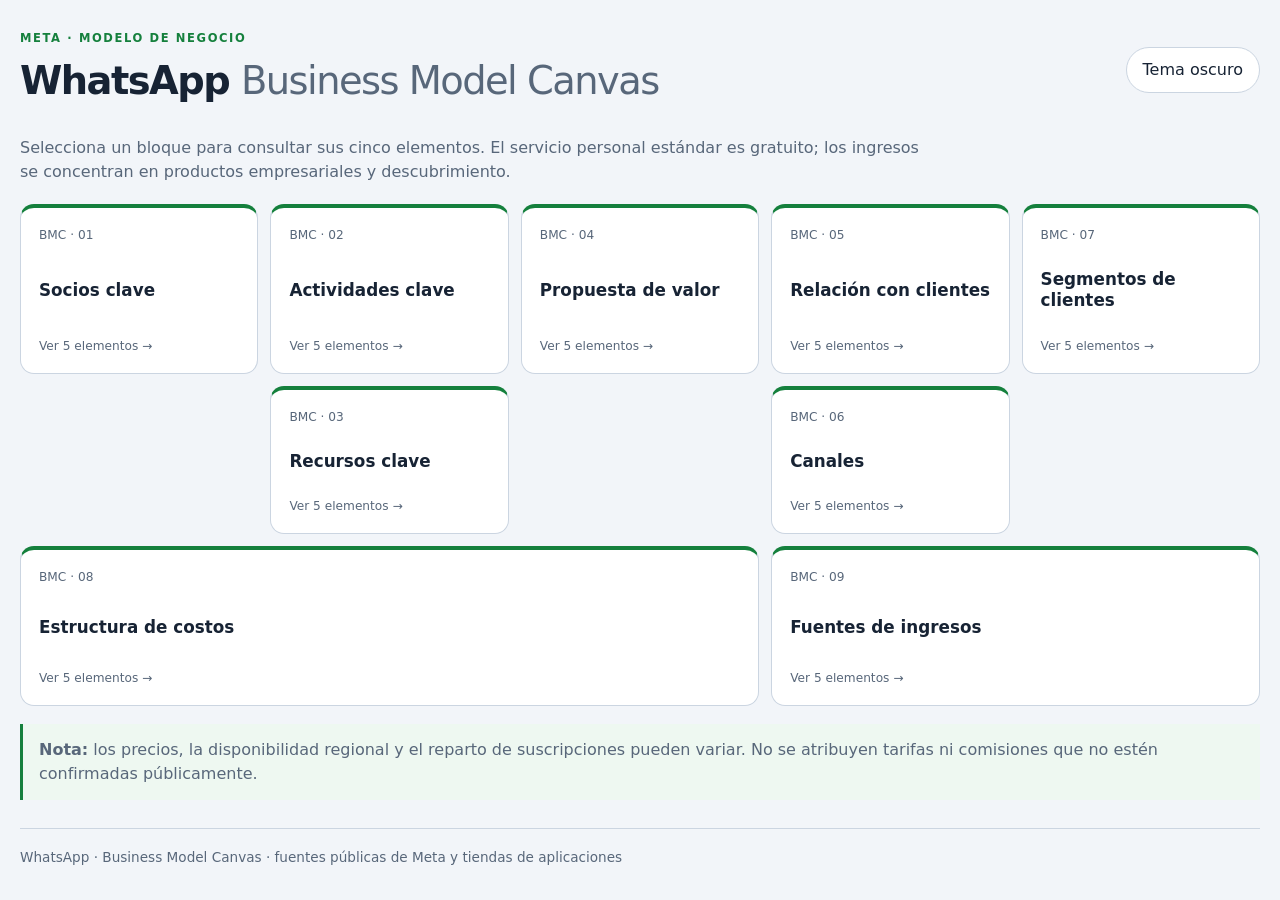
<file: Practica 03/index.html>
<!doctype html>
<html lang="es">
<head>
  <meta charset="utf-8">
  <meta name="viewport" content="width=device-width, initial-scale=1">
  <meta name="description" content="Business Model Canvas de WhatsApp con detalle por bloque.">
  <title>WhatsApp | Business Model Canvas</title>
  <link rel="stylesheet" href="styles.css">
</head>
<body>
  <header class="topbar">
    <div><p class="eyebrow">META · MODELO DE NEGOCIO</p><h1>WhatsApp <span>Business Model Canvas</span></h1></div>
    <button id="theme-toggle" class="theme-toggle" type="button" aria-label="Cambiar tema">Tema oscuro</button>
  </header>
  <main>
    <p class="intro">Selecciona un bloque para consultar sus cinco elementos. El servicio personal estándar es gratuito; los ingresos se concentran en productos empresariales y descubrimiento.</p>
    <section id="canvas" class="canvas" aria-label="Lienzo Business Model Canvas"></section>
    <p class="note"><strong>Nota:</strong> los precios, la disponibilidad regional y el reparto de suscripciones pueden variar. No se atribuyen tarifas ni comisiones que no estén confirmadas públicamente.</p>
  </main>
  <dialog id="detail-dialog" aria-labelledby="detail-title">
    <form method="dialog"><button class="close" aria-label="Cerrar detalle">×</button></form>
    <p class="eyebrow">DETALLE DEL BLOQUE</p><h2 id="detail-title"></h2><ol id="detail-items"></ol>
  </dialog>
  <footer>WhatsApp · Business Model Canvas · fuentes públicas de Meta y tiendas de aplicaciones</footer>
  <script src="data.js"></script>
  <script src="script.js"></script>
</body>
</html>
</file>
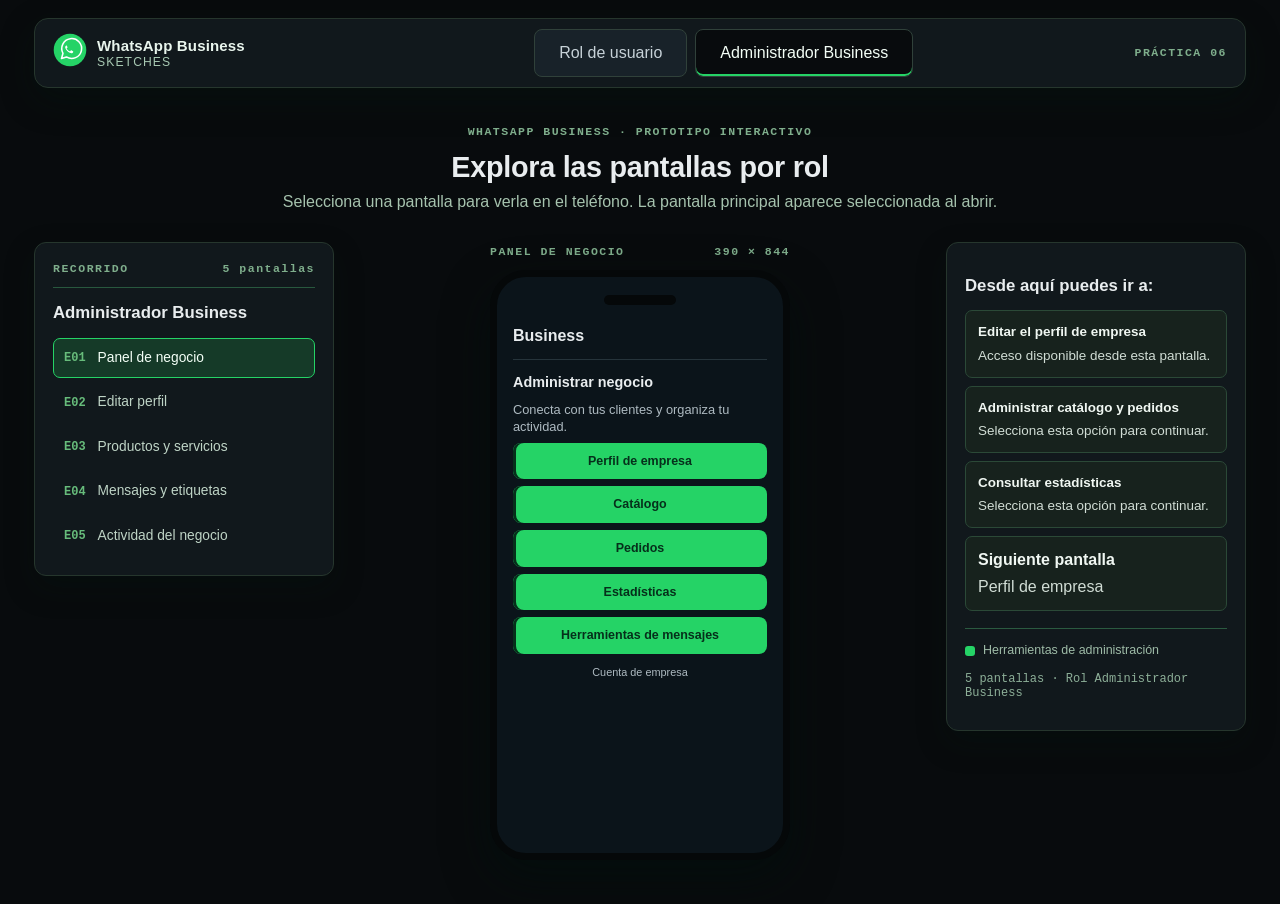
<file: Practica 06/index.html>
<!DOCTYPE html>
<html lang="es">
<head>
<meta charset="utf-8">
<meta name="viewport" content="width=device-width, initial-scale=1">
<title>WhatsApp Business - Sketches por rol</title>
<style>
  :root {
    --bg: #ffffff;
    --surface: #ffffff;
    --phone: #ffffff;
    --block: #f1f3f3;
    --field: #ffffff;
    --line: #d8e2dc;
    --text: #202c33;
    --muted: #667781;
    --accent: #25d366;
    --accent-ink: #064b37;
    --accent-soft: #e8f5ee;
    --danger: #b42318;
    color-scheme: light;
  }
  .badge-n, .d-num { background: #075e54; color: #ffffff; }
  .notch { background: #d8e2dc; }
  .el-btn.danger { border-color: #efc3bf; }
  .el-bubble.me { background: #dcf8c6; color: #202c33; }
  * { box-sizing: border-box; }
  [hidden] { display: none !important; }
  body {
    margin: 0;
    background: var(--bg);
    color: var(--text);
    font: 16px/1.5 "Segoe UI", "Helvetica Neue", Arial, sans-serif;
  }
  .page { max-width: 1280px; margin: 0 auto; padding: 32px 24px 72px; }

  /* Encabezado */
  .brand { display: flex; align-items: center; gap: 14px; }
  .brand svg { flex: none; }
  h1 { margin: 0; font-size: clamp(1.7rem, 3.2vw, 2.4rem); line-height: 1.15; letter-spacing: -0.01em; }
  .lede { max-width: 70ch; margin: 14px 0 0; color: var(--muted); }
  .academic {
    max-width: 70ch; margin: 16px 0 0; padding: 4px 0 4px 14px;
    border-left: 3px solid var(--accent); color: var(--muted); font-size: .95rem;
  }
  .roles { display: flex; flex-wrap: wrap; gap: 12px; margin: 26px 0 14px; }
  .role-btn {
    display: inline-flex; align-items: center; gap: 10px;
    padding: 10px 20px; border-radius: 16px; cursor: pointer;
    border: 1px solid var(--line); background: var(--field); color: var(--muted);
    font: inherit; font-size: 1.05rem;
    transition: border-color .15s, background .15s, color .15s;
  }
  .role-btn[aria-pressed="true"] { border-color: var(--accent); background: var(--accent-soft); color: var(--text); }
  .role-btn:hover { border-color: var(--accent); }
  .role-btn:focus-visible, .phone:focus-visible, .d-btn:focus-visible {
    outline: 3px solid var(--accent); outline-offset: 3px;
  }
  .hint { margin: 0 0 26px; color: var(--muted); font-size: .95rem; max-width: 90ch; }

  /* Carriles */
  .lane {
    border: 1px solid var(--line); border-radius: 28px; background: var(--surface);
    padding: 22px 24px 26px; margin-bottom: 20px;
  }
  .lane-head { display: flex; align-items: center; justify-content: space-between; gap: 8px 24px; flex-wrap: wrap; }
  .lane-title { display: flex; align-items: center; gap: 10px; margin: 0; font-size: 1.3rem; }
  .lane-sub { margin: 0; color: var(--muted); font-size: .92rem; }
  .legend { display: flex; align-items: center; gap: 10px; margin: 10px 0 0; color: var(--muted); font-size: .88rem; }
  .swatch { width: 4px; height: 18px; border-radius: 2px; background: var(--accent); }
  .track {
    display: flex; align-items: flex-start; overflow-x: auto;
    padding: 24px 8px 14px; margin-top: 6px;
  }
  .step { flex: none; display: flex; align-items: flex-start; }
  .screen { position: relative; flex: none; width: 205px; text-align: center; }
  .badge-n {
    position: absolute; top: -14px; left: -8px; z-index: 2;
    width: 32px; height: 32px; border-radius: 50%;
    display: grid; place-items: center;
    background: #4c5a55; color: #fff; font-weight: 700; font-size: .85rem;
    border: 3px solid var(--surface);
  }
  .cap { margin-top: 14px; font-size: .92rem; color: var(--muted); }

  .conn {
    flex: none; width: 96px; height: 400px; padding: 0 8px;
    display: flex; flex-direction: column; align-items: center; justify-content: center; gap: 6px;
  }
  .conn span { font-size: .74rem; line-height: 1.25; color: var(--muted); text-align: center; }
  .conn svg { width: 48px; height: 14px; stroke: var(--accent); }

  .divider {
    display: flex; align-items: center; gap: 16px; margin: 28px 0; color: var(--muted);
  }
  .divider::before, .divider::after { content: ""; flex: 1; height: 1px; background: var(--line); }
  .divider span { display: inline-flex; align-items: center; gap: 10px; text-align: center; }
  .divider svg { stroke: var(--accent); flex: none; }

  /* Teléfono (sketch) */
  .phone {
    width: 205px; height: 400px; padding: 14px 12px 12px;
    display: flex; flex-direction: column; gap: 7px; overflow: hidden;
    border: 1px solid var(--line); border-radius: 30px; background: var(--phone);
    text-align: left; cursor: pointer;
    transition: border-color .15s, transform .15s, box-shadow .15s;
  }
  .phone:hover { border-color: var(--accent); transform: translateY(-3px); }
  .phone.active { border-color: var(--accent); box-shadow: 0 0 0 3px var(--accent-soft), 0 0 0 4px var(--accent); }
  .phone.static { cursor: default; }
  .phone.static:hover { border-color: var(--line); transform: none; }
  .notch { align-self: center; width: 72px; height: 8px; border-radius: 99px; background: #3b4742; margin-bottom: 4px; flex: none; }
  .p-title { flex: none; padding-bottom: 6px; border-bottom: 1px solid var(--line); font-weight: 700; font-size: .88rem; }
  .p-foot { flex: none; padding-top: 4px; text-align: center; font-size: .68rem; color: var(--muted); line-height: 1.3; }

  .el-h { font-size: .74rem; font-weight: 700; }
  .el-text { font-size: .7rem; color: var(--muted); line-height: 1.35; }
  .el-text.c { text-align: center; color: var(--text); font-weight: 600; font-size: .78rem; }
  .el-sys { align-self: center; padding: 2px 10px; border-radius: 99px; background: var(--block); font-size: .64rem; color: var(--muted); }
  .el-input { padding: 7px 9px; border: 1px solid var(--line); border-radius: 8px; background: var(--field); font-size: .72rem; color: var(--muted); }
  .el-inputbar { margin-top: auto; padding: 7px 12px; border: 1px solid var(--line); border-radius: 99px; background: var(--field); font-size: .7rem; color: var(--muted); }
  .el-btn { padding: 8px; border-radius: 8px; text-align: center; font-size: .75rem; font-weight: 700; background: var(--accent); color: var(--accent-ink); }
  .el-btn.ghost { background: transparent; border: 1px solid var(--line); color: var(--text); }
  .el-btn.danger { background: transparent; border: 1px solid #6b3a35; color: var(--danger); }
  .el-avatar { align-self: center; width: 64px; height: 64px; border-radius: 50%; background: var(--block); flex: none; }
  .el-avatar.sm { width: 44px; height: 44px; }
  .el-row { display: flex; align-items: center; gap: 8px; padding: 5px 0; border-bottom: 1px solid var(--line); font-size: .72rem; flex: none; }
  .el-row .av { flex: none; width: 26px; height: 26px; border-radius: 50%; background: var(--block); }
  .el-row .rt { display: flex; flex-direction: column; min-width: 0; line-height: 1.25; }
  .el-row .rt small { color: var(--muted); font-size: .62rem; }
  .el-row .tag { margin-left: auto; padding: 0 7px; border: 1px solid var(--accent); border-radius: 99px; color: var(--accent); font-size: .6rem; }
  .el-row .chk { margin-left: auto; flex: none; width: 16px; height: 16px; border-radius: 50%; border: 1.5px solid var(--muted); display: grid; place-items: center; font-size: .6rem; font-weight: 700; color: var(--accent-ink); }
  .el-row .chk.on { background: var(--accent); border-color: var(--accent); }
  .el-toggle { display: flex; align-items: center; gap: 8px; padding: 5px 0; border-bottom: 1px solid var(--line); font-size: .72rem; flex: none; }
  .el-toggle .rt { display: flex; flex-direction: column; line-height: 1.25; }
  .el-toggle .rt small { color: var(--muted); font-size: .62rem; }
  .sw { margin-left: auto; flex: none; width: 28px; height: 16px; border-radius: 99px; background: var(--block); position: relative; }
  .sw::after { content: ""; position: absolute; top: 2px; left: 2px; width: 12px; height: 12px; border-radius: 50%; background: var(--muted); }
  .sw.on { background: var(--accent); }
  .sw.on::after { left: 14px; background: var(--accent-ink); }
  .el-chips { display: flex; flex-wrap: wrap; gap: 4px; }
  .el-chips span { padding: 2px 9px; border-radius: 99px; background: var(--block); font-size: .65rem; }
  .el-bubble { max-width: 82%; padding: 6px 9px; border-radius: 10px; background: var(--block); font-size: .7rem; align-self: flex-start; }
  .el-bubble.me { align-self: flex-end; background: #1f5c3b; }
  .el-grid { display: grid; grid-template-columns: repeat(3, 1fr); gap: 6px; }
  .el-grid div { display: flex; flex-direction: column; align-items: center; gap: 4px; padding: 6px 2px; border-radius: 8px; background: var(--block); font-size: .6rem; }
  .el-grid div::before { content: ""; width: 20px; height: 20px; border-radius: 50%; background: var(--phone); }
  .el-fab { margin-top: auto; align-self: flex-end; width: 34px; height: 34px; border-radius: 12px; display: grid; place-items: center; background: var(--accent); color: var(--accent-ink); font-weight: 700; flex: none; }
  .el-spacer { flex: 1; }
  .adm { box-shadow: inset 3px 0 0 var(--accent); padding-left: 9px; }
  .el-btn.adm { box-shadow: inset 3px 0 0 var(--accent-ink); }

  /* Estados alternos */
  .alt h2 { margin: 40px 0 16px; font-size: 1.3rem; }
  .alt-grid { display: grid; grid-template-columns: repeat(auto-fit, minmax(230px, 1fr)); gap: 14px; }
  .alt-card { padding: 16px 18px 18px; border: 1px dashed var(--line); border-radius: 18px; }
  .alt-card .pill { display: inline-block; padding: 1px 12px; border: 1px solid var(--line); border-radius: 99px; font-size: .78rem; color: var(--muted); }
  .alt-card h3 { margin: 12px 0 4px; font-size: 1.05rem; }
  .alt-card p { margin: 0; color: var(--muted); font-size: .92rem; }

  /* Detalle */
  dialog {
    width: min(800px, calc(100vw - 32px)); max-height: calc(100vh - 32px); padding: 0; overflow: auto;
    border: 1px solid var(--line); border-radius: 26px; background: var(--surface); color: var(--text);
  }
  dialog::backdrop { background: rgba(4, 8, 7, .72); }
  .d-head { display: flex; align-items: center; gap: 14px; padding: 22px 24px 8px; }
  .d-num { flex: none; width: 36px; height: 36px; border-radius: 50%; display: grid; place-items: center; background: #4c5a55; font-weight: 700; }
  .d-head h2 { margin: 0; font-size: 1.3rem; line-height: 1.2; }
  .d-role { margin: 2px 0 0; color: var(--muted); font-size: .9rem; }
  .d-close { margin-left: auto; width: 36px; height: 36px; border-radius: 50%; border: 1px solid var(--line); background: transparent; color: var(--text); font: inherit; cursor: pointer; }
  .d-main { display: grid; grid-template-columns: 205px 1fr; gap: 28px; padding: 14px 24px 6px; align-items: start; }
  .d-body h3 { margin: 14px 0 4px; font-size: .88rem; font-weight: 600; color: var(--muted); }
  .d-body h3:first-child { margin-top: 2px; }
  .d-body p { margin: 0; }
  .d-body ul { margin: 0; padding-left: 20px; }
  .d-body li { margin: 2px 0; }
  .d-note { margin-top: 16px; padding: 10px 14px; border-left: 3px solid var(--accent); border-radius: 0 12px 12px 0; background: var(--accent-soft); font-size: .92rem; }
  .d-foot { display: flex; align-items: center; justify-content: space-between; gap: 10px; padding: 18px 24px 22px; }
  .d-pos { color: var(--muted); font-size: .9rem; }
  .d-btn { padding: 8px 18px; border-radius: 12px; border: 1px solid var(--line); background: var(--field); color: var(--text); font: inherit; cursor: pointer; }
  .d-btn:hover:not(:disabled) { border-color: var(--accent); }
  .d-btn:disabled { opacity: .4; cursor: default; }

  @media (max-width: 640px) {
    .page { padding: 24px 14px 56px; }
    .lane { padding: 18px 14px 20px; border-radius: 22px; }
    .d-main { grid-template-columns: 1fr; }
    .d-preview { display: none; }
  }
  @media (prefers-reduced-motion: reduce) {
    * { transition: none !important; }
  }
  body { background: radial-gradient(ellipse at 50% 30%, #0d4933 0, #082f22 52%, #06271c 100%); color:#e8f4ec; min-height:100vh; }
  .workspace { max-width:1440px; margin:auto; padding:18px 34px 44px; }
  .topbar { display:flex; align-items:center; gap:24px; min-height:66px; padding:10px 18px; border:1px solid #286143; border-radius:14px; background:#0b3929; box-shadow:0 12px 35px #03190f55; }
  .brandline { display:flex; align-items:center; gap:10px; min-width:260px; }
  .brand-copy { display:flex; flex-direction:column; line-height:1.2; letter-spacing:.09em; font-size:.76rem; color:#a8c9b3; }
  .brand-copy strong { color:#e9f5ed; font-size:.94rem; letter-spacing:.01em; }
  .role-switch { display:flex; gap:8px; margin:auto; }
  .role-btn { padding:11px 24px; border:1px solid #34714d; border-radius:8px; background:#12432f; color:#c2d8c9; font:inherit; cursor:pointer; }
  .role-btn.selected { background:#071e16; color:white; box-shadow:inset 0 -2px #25d366; }
  .top-status,.eyebrow,.panel-title,.preview-label { font:600 .72rem/1.4 Consolas,monospace; letter-spacing:.13em; color:#8daf98; }
  .intro { text-align:center; padding:24px 10px 22px; }
  .intro h1 { margin:5px 0; font-size:1.8rem; }
  .intro p:last-child { color:#a6c3ae; margin:6px 0; }
  .studio { display:grid; grid-template-columns:minmax(245px,300px) minmax(290px,1fr) minmax(245px,300px); gap:26px; align-items:start; }
  .panel { background:#103d2c; border:1px solid #286143; border-radius:12px; padding:18px; box-shadow:0 12px 30px #03180f40; }
  .panel-title { display:flex; justify-content:space-between; border-bottom:1px solid #28583e; padding-bottom:10px; }
  .panel h2 { margin:12px 0; font-size:1.05rem; }
  #screen-list { display:grid; gap:4px; }
  .screen-link { display:flex; align-items:center; gap:12px; width:100%; padding:9px 10px; text-align:left; border:1px solid transparent; border-radius:7px; background:transparent; color:#bfd4c6; font:inherit; font-size:.86rem; cursor:pointer; }
  .screen-link:hover,.screen-link.active { background:#1b5638; border-color:#438658; color:white; }
  .screen-link b { color:#67bc7b; font:600 .75rem Consolas,monospace; }
  .preview-area { display:flex; flex-direction:column; align-items:center; min-height:550px; }
  .preview-label { width:min(100%,300px); display:flex; justify-content:space-between; margin:2px 0 10px; }
  #phone-preview { width:300px; }
  #phone-preview .phone { width:300px; height:590px; border:7px solid #101916; border-radius:36px; padding:18px 16px 14px; box-shadow:0 18px 45px #020f0b99; cursor:default; overflow-y:auto; scrollbar-width:thin; }
  #phone-preview .phone:hover { transform:none; }
  #phone-preview .p-title { padding:8px 0 11px; font-size:1rem; }
  #phone-preview .el-h { font-size:.9rem; }
  #phone-preview .el-text { font-size:.8rem; }
  #phone-preview .el-row { font-size:.8rem; padding:5px 0; }
  #phone-preview .el-h { padding-top:5px; }
  #phone-preview .el-row .rt small { font-size:.68rem; }
  #phone-preview .el-btn { padding:9px 7px; font-size:.78rem; }
  #phone-preview .el-input { font-size:.78rem; }
  #phone-preview .notch { height:10px; background:#111; }
  #screen-info { display:grid; gap:8px; }
  .info-destination { padding:11px 12px; border:1px solid #356b4c; border-radius:7px; background:#164a33; color:#d5e7da; font-size:.84rem; }
  button.info-destination { width:100%; text-align:left; cursor:pointer; font:inherit; }
  button.info-destination:hover { border-color:#25d366; background:#1b5638; }
  .info-destination strong { display:block; color:#f0f8f2; margin-bottom:3px; }
  .info-rule { border-top:1px solid #2b5a40; margin:17px 0 12px; }
  .legend-item { display:flex; gap:8px; align-items:center; color:#9ebba7; font-size:.78rem; }
  .legend-item span { width:10px; height:10px; background:#25d366; border-radius:3px; }
  .screen-meta { color:#8daf98; font: .75rem Consolas,monospace; }
  .phone.static { color:var(--text); }
  :root {
    --bg:#080b0d; --surface:#11181c; --phone:#0b141a; --block:#202c33;
    --field:#182229; --line:#2a3942; --text:#e9edef; --muted:#aebac1;
    --accent:#25d366; --accent-ink:#062f1b; --accent-soft:#153a28;
    --danger:#ff6b6b; color-scheme:dark;
  }
  body { background:#080b0d; color:#e9edef; }
  .topbar { background:#11181c; border-color:#26362d; }
  .panel { background:#11181c; border-color:#26362d; }
  .role-btn { background:#182229; border-color:#30413a; color:#c7d2d8; }
  .role-btn.selected { background:#080b0d; color:#f4fff7; box-shadow:inset 0 -2px #25d366; }
  .screen-link:hover,.screen-link.active { background:#153a28; border-color:#25d366; color:#f4fff7; }
  .info-destination { background:#17221d; border-color:#2b4937; color:#d1ddd5; }
  .info-destination strong { color:#f0f7f2; }
  #phone-preview .phone { background:#0b141a; border-color:#050809; }
  #phone-preview .notch { background:#050809; }
  #phone-preview .p-title { border-color:#26343b; }
  #phone-preview .el-btn { background:#25d366; color:#062f1b; }
  #phone-preview .el-btn.ghost { background:transparent; border-color:#3a4a52; color:#e9edef; }
  #phone-preview .el-btn.danger { background:transparent; border-color:#7f3838; color:#ff8b8b; }
  #phone-preview .el-input,#phone-preview .el-inputbar { background:#182229; border-color:#30414a; color:#c8d2d7; }
  #phone-preview .el-row { border-color:#26343b; }
  #phone-preview .el-row .av,#phone-preview .el-avatar { background:#26343b; }
  #phone-preview .el-bubble { background:#202c33; color:#e9edef; }
  #phone-preview .el-bubble.me { background:#005c4b; color:#e9edef; }
  #phone-preview .el-grid div,#phone-preview .el-chips span { background:#202c33; color:#e9edef; }
  #phone-preview .el-fab { background:#25d366; color:#062f1b; }
  #phone-preview .el-toggle,.el-row { border-color:#26343b; }
  .preview-label,.top-status,.eyebrow,.panel-title { color:#7fae8c; }
  @media(max-width:900px) { .workspace{padding:12px}.studio{grid-template-columns:240px 1fr}.info-panel{grid-column:1/-1}.topbar{flex-wrap:wrap}.brandline{min-width:unset} }
  @media(max-width:620px) { .studio{grid-template-columns:1fr}.screen-panel{order:2}.preview-area{order:1}.info-panel{order:3}.top-status{display:none}.role-btn{padding:9px 12px}.preview-area{min-height:unset} }</style>
</head>
<body>
<main class="workspace">
  <header class="topbar">
    <div class="brandline">
      <span class="logo-wrap"><svg width="34" height="34" viewBox="0 0 48 48" aria-label="WhatsApp"><circle cx="24" cy="24" r="23" fill="#25d366"/><path d="M12 36l2.1-7.4A14 14 0 1 1 19 33.8L12 36z" fill="none" stroke="#fff" stroke-width="2.2" stroke-linejoin="round"/><path d="M19 17.5c-.6 0-1.1.5-1.4 1.1-.4.8-.6 1.8.1 3.2 1 2.2 3.5 4.9 6 6.1 1.8.9 3 .8 3.8.3.6-.4 1-1.2 1.1-1.8.1-.3-.1-.6-.4-.8l-2.3-1.1c-.3-.1-.6-.1-.8.2l-.8 1c-.2.2-.4.3-.7.2-1.4-.5-3.5-2.3-4.2-3.6-.1-.3-.1-.5.1-.7l.8-.9c.2-.2.2-.5.1-.8l-1-2.1c-.1-.3-.3-.3-.4-.3z" fill="#fff"/></svg></span>
      <div class="brand-copy"><strong>WhatsApp Business</strong><span>SKETCHES</span></div>
    </div>
    <div class="role-switch" role="group" aria-label="Seleccionar rol">
      <button class="role-btn" type="button" data-role="member">Rol de usuario</button>
      <button class="role-btn selected" type="button" data-role="admin">Administrador Business</button>
    </div>
    <span class="top-status">PRÁCTICA 06</span>
  </header>
  <div class="intro"><p class="eyebrow">WHATSAPP BUSINESS · PROTOTIPO INTERACTIVO</p><h1>Explora las pantallas por rol</h1><p>Selecciona una pantalla para verla en el teléfono. La pantalla principal aparece seleccionada al abrir.</p></div>
  <div class="studio">
    <aside class="panel screen-panel"><div class="panel-title"><span>RECORRIDO</span><span id="screen-count"></span></div><h2 id="role-heading">Administrador</h2><nav id="screen-list" aria-label="Pantallas del recorrido"></nav></aside>
    <section class="preview-area" aria-label="Vista previa del sketch"><div class="preview-label"><span id="screen-kicker">PANTALLA PRINCIPAL</span><span>390 × 844</span></div><div id="phone-preview"></div></section>
    <aside class="panel info-panel"><h2>Desde aquí puedes ir a:</h2><div id="screen-info"></div><div class="info-rule"></div><div class="legend-item"><span></span>Herramientas de administración</div><p class="screen-meta" id="screen-meta"></p></aside>
  </div>
</main><dialog id="detail" aria-labelledby="d-title">
  <div class="d-head">
    <span class="d-num" id="d-num"></span>
    <div>
      <h2 id="d-title"></h2>
      <p class="d-role" id="d-role"></p>
    </div>
    <button class="d-close" id="d-close" type="button" aria-label="Cerrar detalle">&#10005;</button>
  </div>
  <div class="d-main">
    <div class="d-preview" id="d-preview" aria-hidden="true"></div>
    <div class="d-body" id="d-body"></div>
  </div>
  <div class="d-foot">
    <button class="d-btn" id="d-prev" type="button">&larr; Anterior</button>
    <span class="d-pos" id="d-pos"></span>
    <button class="d-btn" id="d-next" type="button">Siguiente &rarr;</button>
  </div>
</dialog>

<script>
const PERSON = '<svg viewBox="0 0 24 24" width="26" height="26" fill="none" stroke="currentColor" stroke-width="1.8" stroke-linecap="round" aria-hidden="true"><circle cx="12" cy="8" r="4"/><path d="M4 21c0-4.400 3.600-7 8-7s8 2.600 8 7"/></svg>';
const ARROW = '<svg viewBox="0 0 46 14" fill="none" stroke-width="1.6" stroke-linecap="round" stroke-linejoin="round" aria-hidden="true"><path d="M1 7h42M37 2l6 5-6 5"/></svg>';

const LANES = [
  {
    id: 'common',
    name: 'Ambos roles',
    sub: 'Registro e inicio de la app',
    screens: [
      { n: 1, title: 'Bienvenida', cap: 'Bienvenida', go: 'Toca Aceptar',
        body: [{t:'spacer'},{t:'avatar'},{t:'h',x:'Te damos la bienvenida'},{t:'text',x:'Acepta los términos y la política de privacidad para continuar.'},{t:'spacer'},{t:'btn',x:'Aceptar y continuar'}],
        foot: 'Idioma: Español',
        what: 'Primera pantalla al abrir la app por primera vez. Muestra el nombre de la app y pide aceptar los términos y la política de privacidad.',
        actions: ['Aceptar y continuar', 'Cambiar el idioma'],
        next: 'Verificar número' },
      { n: 2, title: 'Verificar número', cap: 'Verificar número', go: 'Escribe el código',
        body: [{t:'h',x:'Introduce tu número de teléfono'},{t:'input',x:'México (+52)'},{t:'input',x:'Número de teléfono'},{t:'text',x:'Recibirás un SMS con un código de 6 dígitos.'},{t:'spacer'},{t:'btn',x:'Siguiente'}],
        foot: 'Luego escribes el código',
        what: 'Se elige el país y se escribe el número. La app envía un código de 6 dígitos por SMS, que se escribe en la misma pantalla para verificar la cuenta.',
        actions: ['Elegir el país', 'Escribir el número y tocar Siguiente', 'Escribir el código de 6 dígitos'],
        next: 'Configuración del perfil',
        note: 'Si el código es incorrecto, la app pide intentarlo otra vez o reenviarlo (ver estados alternos).' },
      { n: 3, title: 'Tu perfil', cap: 'Configuración del perfil', go: 'Toca Guardar',
        body: [{t:'avatar'},{t:'btn',x:'Añadir foto',k:'ghost'},{t:'input',x:'Tu nombre'},{t:'text',x:'Este nombre lo verán tus contactos y los participantes de tus grupos.'},{t:'spacer'},{t:'btn',x:'Guardar'}],
        foot: 'La foto es opcional',
        what: 'Se escribe el nombre que verán los demás y, si se desea, se agrega una foto de perfil.',
        actions: ['Añadir o cambiar la foto', 'Escribir el nombre', 'Guardar el perfil'],
        next: 'Chats (pantalla principal)' },
      { n: 4, title: 'Chats', cap: 'Pantalla principal',
        body: [{t:'row',x:'Grupo de la clase',s:'Ana: ¿Quién lleva el material?'},{t:'row',x:'Mamá',s:'Llámame al rato'},{t:'row',x:'Equipo de proyecto',s:'Tú: Listo, lo subo hoy'},{t:'row',x:'Luis Gómez',s:'Gracias'},{t:'fab',x:'+'}],
        foot: 'Chats · Novedades · Comunidades · Llamadas',
        what: 'Pantalla principal con la lista de conversaciones y las pestañas Chats, Novedades, Comunidades y Llamadas. El botón + inicia un chat nuevo o un grupo.',
        actions: ['Abrir un chat existente', 'Tocar + para iniciar un chat o crear un grupo', 'Cambiar de pestaña'],
        next: 'Aquí el flujo se separa: el administrador crea un grupo; el miembro abre uno existente.' }
    ]
  },
  {
    id: 'admin',
    name: 'Administrador de WhatsApp Business',
    sub: 'Herramientas para gestionar el negocio',
    legend: 'Accesos de administración disponibles para la cuenta del negocio.',
    screens: [
      { n: 1, title: 'Business', cap: 'Panel de negocio', go: 'Toca Herramientas',
        body: [{t:'h',x:'Administrar negocio'},{t:'text',x:'Conecta con tus clientes y organiza tu actividad.'},{t:'btn',x:'Perfil de empresa',adm:1},{t:'btn',x:'Catálogo',adm:1},{t:'btn',x:'Pedidos',adm:1},{t:'btn',x:'Estadísticas',adm:1},{t:'btn',x:'Herramientas de mensajes',adm:1}],
        foot: 'Cuenta de empresa',
        what: 'Panel principal con accesos a las herramientas de WhatsApp Business para administrar la presencia y la comunicación del negocio.',
        actions: ['Editar el perfil de empresa', 'Administrar catálogo y pedidos', 'Consultar estadísticas', 'Configurar herramientas de mensajes'],
        next: 'Perfil de empresa' },
      { n: 2, title: 'Perfil de empresa', cap: 'Editar perfil', go: 'Toca Guardar',
        body: [{t:'avatar'},{t:'input',x:'Nombre del negocio'},{t:'input',x:'Descripción'},{t:'row',x:'Categoría',s:'Tienda de ropa',adm:1},{t:'row',x:'Horario',s:'Abierto · 9:00 a 18:00',adm:1},{t:'row',x:'Dirección y contacto',adm:1},{t:'btn',x:'Guardar cambios'}],
        foot: 'Información visible a clientes',
        what: 'Edición de los datos públicos del negocio que las personas pueden consultar desde el perfil.',
        actions: ['Cambiar foto y nombre', 'Editar descripción y categoría', 'Configurar horario, dirección y contacto', 'Guardar cambios'],
        next: 'Catálogo' },
      { n: 3, title: 'Catálogo', cap: 'Productos y servicios', go: 'Toca Agregar',
        body: [{t:'h',x:'Catálogo del negocio'},{t:'row',x:'Bolso artesanal',s:' · Disponible',adm:1},{t:'row',x:'Cartera de piel',s:' · Disponible',adm:1},{t:'row',x:'Envío local',s:'Servicio',adm:1},{t:'spacer'},{t:'btn',x:'+ Agregar artículo'},{t:'text',x:'Comparte artículos en tus conversaciones.'}],
        foot: '3 artículos',
        what: 'Lista de productos y servicios que el negocio comparte con sus clientes desde el chat.',
        actions: ['Consultar artículos', 'Agregar un producto o servicio', 'Actualizar precio y disponibilidad'],
        next: 'Herramientas de mensajes' },
      { n: 4, title: 'Herramientas de mensajes', cap: 'Mensajes y etiquetas', go: 'Toca Respuesta rápida',
        body: [{t:'h',x:'Organiza tus conversaciones'},{t:'row',x:'Mensaje de bienvenida',s:'Saluda a clientes nuevos',adm:1},{t:'row',x:'Mensaje de ausencia',s:'Responde fuera del horario',adm:1},{t:'row',x:'Respuestas rápidas',s:'Atajos para preguntas frecuentes',adm:1},{t:'row',x:'Etiquetas',s:'Organiza chats y pedidos',adm:1}],
        foot: 'Automatiza tareas frecuentes',
        what: 'Ajustes para responder con rapidez y mantener ordenadas las conversaciones con clientes.',
        actions: ['Configurar mensaje de bienvenida', 'Definir mensaje de ausencia', 'Crear respuestas rápidas', 'Organizar chats con etiquetas'],
        next: 'Estadísticas' },
      { n: 5, title: 'Estadísticas', cap: 'Actividad del negocio', go: 'Toca volver al panel',
        body: [{t:'h',x:'Resumen de actividad'},{t:'row',x:'Mensajes enviados',s:'128',adm:1},{t:'row',x:'Mensajes entregados',s:'116',adm:1},{t:'row',x:'Mensajes leídos',s:'94',adm:1},{t:'row',x:'Conversaciones nuevas',s:'23 esta semana',adm:1},{t:'text',x:'Datos ilustrativos del prototipo.'}],
        foot: 'Últimos 7 días',
        what: 'Resumen visual de métricas para ayudar a entender la interacción con clientes.',
        actions: ['Revisar mensajes enviados, entregados y leídos', 'Consultar conversaciones nuevas'],
        next: 'Fin del recorrido de administración' }
    ]
  },
  {
    id: 'member',
    name: 'Rol de usuario',
    sub: 'Uso diario de WhatsApp',
    screens: [
      { n: 1, title: 'Grupo de la clase', cap: 'Chat del grupo', go: 'Toca el clip',
        body: [{t:'bubble',x:'¿Quién lleva el material?'},{t:'bubble',x:'Yo lo llevo',me:1},{t:'bubble',x:'Perfecto'},{t:'inputbar',x:'Escribe un mensaje'}],
        foot: 'Toca el clip para adjuntar',
        what: 'Conversación del grupo. Cualquier miembro puede leer y escribir, salvo que un administrador limite quién envía mensajes.',
        actions: ['Escribir y enviar mensajes', 'Tocar el clip para adjuntar archivos'],
        next: 'Adjuntar y enviar' },
      { n: 2, title: 'Adjuntar', cap: 'Adjuntar y enviar', go: 'Toca el nombre del grupo',
        body: [{t:'bubble',x:'Te mando el archivo',me:1},{t:'spacer'},{t:'grid',x:['Documento','Cámara','Galería','Audio','Ubicación','Contacto']},{t:'inputbar',x:'Escribe un mensaje'}],
        foot: '',
        what: 'Menú para enviar documentos, fotos, audio, ubicación o un contacto al grupo.',
        actions: ['Elegir el tipo de archivo', 'Enviar al grupo', 'Tocar el nombre del grupo para ver su info'],
        next: 'Info del grupo' },
      { n: 3, title: 'Info del grupo', cap: 'Info del grupo (solo lectura)', go: 'Toca Ver participantes',
        body: [{t:'avatar',sm:1},{t:'text',x:'Grupo de la clase',c:1},{t:'row',x:'Silenciar notificaciones'},{t:'row',x:'Ver participantes',s:'3 participantes'},{t:'row',x:'Ajustes del grupo',s:'Solo lectura'}],
        foot: 'Sin opciones de administración',
        what: 'Información del grupo. El miembro puede silenciarlo y ver quién participa, pero no cambiar los ajustes.',
        actions: ['Silenciar notificaciones', 'Ver participantes', 'Consultar los ajustes (solo lectura)'],
        next: 'Participantes',
        note: 'No aparecen Agregar participantes ni las opciones para quitar o promover personas.' },
      { n: 4, title: 'Participantes', cap: 'Lista de participantes', go: 'Vuelve y toca Silenciar',
        body: [{t:'row',x:'Tú'},{t:'row',x:'Ana Pérez',tag:'Admin'},{t:'row',x:'Luis Gómez'},{t:'row',x:'Marta Ruiz'},{t:'spacer'},{t:'text',x:'Solo los administradores pueden agregar o quitar participantes.'}],
        foot: '',
        what: 'Lista de personas del grupo. Se identifica quién es administrador.',
        actions: ['Ver quién participa', 'Identificar a los administradores', 'Volver a la información del grupo'],
        next: 'Regresa a Info del grupo para silenciar' },
      { n: 5, title: 'Silenciar', cap: 'Silenciar notificaciones', go: 'Toca Salir del grupo',
        body: [{t:'h',x:'Silenciar notificaciones'},{t:'row',x:'8 horas',check:1},{t:'row',x:'1 semana',check:0},{t:'row',x:'Siempre',check:0},{t:'toggle',x:'Mostrar notificaciones',on:1},{t:'spacer'},{t:'btn',x:'Aceptar'}],
        foot: '',
        what: 'Permite callar el grupo por un tiempo o de forma indefinida, y decidir si se muestran avisos.',
        actions: ['Elegir la duración', 'Activar o desactivar los avisos', 'Aceptar'],
        next: 'Salir o reportar el grupo' },
      { n: 6, title: 'Salir o reportar', cap: 'Salir o reportar el grupo',
        body: [{t:'btn',x:'Salir del grupo',k:'danger'},{t:'btn',x:'Reportar grupo',k:'danger'},{t:'text',x:'Al salir, dejas de recibir los mensajes del grupo.'},{t:'spacer'},{t:'btn',x:'Cancelar',k:'ghost'}],
        foot: '',
        what: 'Opciones para abandonar el grupo o reportarlo si incumple las normas.',
        actions: ['Salir del grupo', 'Reportar el grupo', 'Cancelar'],
        next: 'Fin del recorrido del miembro' },
      { n: 7, title: 'Nuevo chat', cap: 'Nuevo chat', go: 'Elige una opción',
        body: [{t:'input',x:'Nombre, número o @nombre de usuario'},{t:'btn',x:'Nuevo grupo',k:'ghost'},{t:'btn',x:'Nuevo contacto',k:'ghost'},{t:'btn',x:'Nueva comunidad',k:'ghost'},{t:'btn',x:'Nueva difusión',k:'ghost'},{t:'h',x:'Contactos frecuentes'},{t:'text',x:'Los contactos de tu teléfono aparecerán aquí.'}],
        foot: 'Busca por nombre o número',
        what: 'Menú para iniciar un chat y crear un grupo, contacto, comunidad o difusión. No incluye contactos de ejemplo.',
        actions: ['Buscar por nombre, número o usuario', 'Crear un grupo', 'Abrir Nuevo contacto', 'Crear comunidad o difusión'],
        next: 'Novedades' },
      { n: 8, title: 'Novedades', cap: 'Novedades y estados', go: 'Toca Chats para volver',
        body: [{t:'h',x:'Estados'},{t:'row',x:'Añadir estado',s:'Desaparece después de 24 horas'},{t:'h',x:'Actualizaciones vistas'},{t:'text',x:'Los estados de tus contactos aparecerán aquí.'},{t:'spacer'},{t:'btn',x:'Compartir actualización',k:'ghost'}],
        foot: 'Actualizaciones de tus contactos',
        what: 'Sección de estados para compartir una actualización y consultar las publicaciones de contactos.',
        actions: ['Añadir un estado con texto o foto', 'Consultar actualizaciones de contactos'],
        next: 'Comunidades' },
      { n: 9, title: 'Comunidades', cap: 'Comunidades', go: 'Toca Nueva comunidad',
        body: [{t:'h',x:'Comunidades'},{t:'avatar'},{t:'h',x:'Usa una comunidad para mantenerte en contacto'},{t:'text',x:'Las comunidades reúnen grupos por temas. Las comunidades a las que te añadan aparecerán aquí.'},{t:'spacer'},{t:'btn',x:'Ver ejemplos de comunidades',k:'ghost'},{t:'btn',x:'+ Nueva comunidad'}],
        foot: 'Novedades · Llamadas · Chats · Tú',
        what: 'Vista vacía de Comunidades con una explicación breve y una acción para crear una comunidad.',
        actions: ['Consultar ejemplos', 'Crear una comunidad', 'Cambiar a otra pestaña'],
        next: 'Llamadas' },
      { n: 10, title: 'Llamadas', cap: 'Llamadas', go: 'Toca Chats para volver',
        body: [{t:'h',x:'Llamadas'},{t:'grid',x:['Llamar','Programar','Teclado','Favoritos']},{t:'h',x:'Recientes'},{t:'text',x:'Aquí aparecerán tus llamadas recientes.'},{t:'row',x:'Llamada entrante',s:'Reciente'},{t:'row',x:'Llamada saliente',s:'Reciente'}],
        foot: 'Novedades · Comunidades · Chats · Tú',
        what: 'Historial de llamadas con accesos para llamar, programar, abrir el teclado y consultar favoritos. Los registros son genéricos.',
        actions: ['Iniciar una llamada', 'Programar una llamada', 'Abrir el teclado', 'Consultar llamadas recientes'],
        next: 'Configuración' },
      { n: 11, title: 'Configuración', cap: 'Configuración', go: 'Desplázate para ver más ajustes',
        body: [{t:'h',x:'Tu perfil'},{t:'row',x:'Suscripciones'},{t:'row',x:'Listas'},{t:'row',x:'Mensajes de difusión'},{t:'row',x:'Destacados'},{t:'row',x:'Dispositivos vinculados'},{t:'h',x:'Cuenta y preferencias'},{t:'row',x:'Cuenta'},{t:'row',x:'Privacidad'},{t:'row',x:'Chats'},{t:'row',x:'Apariencia'},{t:'row',x:'Notificaciones'},{t:'row',x:'Almacenamiento y datos'},{t:'row',x:'Controles parentales'},{t:'h',x:'Ayuda y comunidad'},{t:'row',x:'Ayuda y comentarios'},{t:'row',x:'Invitar amigos'},{t:'row',x:'Centro de cuentas'},{t:'h',x:'También de Meta'},{t:'row',x:'Instagram · Facebook · Threads · Meta AI'}],
        foot: 'Desliza para recorrer todos los ajustes',
        what: 'Una sola pantalla larga y desplazable que reúne las secciones mostradas en las dos capturas de Configuración: opciones de cuenta, chats, avisos, ayuda y servicios de Meta.',
        actions: ['Desplazarse por la lista de ajustes', 'Abrir opciones de cuenta, privacidad y chats', 'Consultar ayuda y servicios vinculados'],
        next: 'Cerrar sesión' },
      { n: 12, title: 'Cerrar sesión', cap: 'Cerrar sesión',
        body: [{t:'h',x:'¿Quieres cerrar sesión?'},{t:'text',x:'Podrás volver a entrar con tu número de teléfono.'},{t:'spacer'},{t:'btn',x:'Cerrar sesión',k:'danger'},{t:'btn',x:'Cancelar',k:'ghost'}],
        foot: 'La cuenta no se elimina',
        what: 'Confirmación para cerrar la sesión de WhatsApp en este dispositivo.',
        actions: ['Confirmar el cierre de sesión', 'Cancelar y volver a configuración'],
        next: 'Fin del recorrido del usuario' }
    ]
  }
];

const ALT = [
  { role: 'Ambos', title: 'Código incorrecto', text: 'La app pide escribirlo de nuevo o reenviarlo por SMS.' },
  { role: 'Ambos', title: 'Sin conexión', text: 'Los mensajes quedan pendientes y se envían al recuperar la conexión.' },
  { role: 'Miembro', title: 'Solo administradores envían', text: 'La barra de mensajes se reemplaza por un aviso y el miembro solo puede leer.' },
  { role: 'Administrador', title: 'Sin otro administrador', text: 'Antes de salir, la app pide elegir a otra persona como administradora.' }
];

function elHTML(e) {
  const a = e.adm ? ' adm' : '';
  switch (e.t) {
    case 'h': return `<div class="el-h${a}">${e.x}</div>`;
    case 'text': return `<div class="el-text${e.c ? ' c' : ''}${a}">${e.x}</div>`;
    case 'sys': return `<div class="el-sys">${e.x}</div>`;
    case 'input': return `<div class="el-input${a}">${e.x}</div>`;
    case 'inputbar': return `<div class="el-inputbar">${e.x}</div>`;
    case 'btn': return `<div class="el-btn${e.k ? ' ' + e.k : ''}${a}">${e.x}</div>`;
    case 'avatar': return `<div class="el-avatar${e.sm ? ' sm' : ''}"></div>`;
    case 'row': {
      const chk = e.check === undefined ? '' : `<span class="chk${e.check ? ' on' : ''}">${e.check ? '✓' : ''}</span>`;
      const tag = e.tag ? `<span class="tag">${e.tag}</span>` : '';
      const sub = e.s ? `<small>${e.s}</small>` : '';
      return `<div class="el-row${a}"><span class="av"></span><span class="rt">${e.x}${sub}</span>${tag}${chk}</div>`;
    }
    case 'toggle': {
      const sub = e.s ? `<small>${e.s}</small>` : '';
      return `<div class="el-toggle${a}"><span class="rt">${e.x}${sub}</span><span class="sw${e.on ? ' on' : ''}"></span></div>`;
    }
    case 'chips': return `<div class="el-chips">${e.x.map(c => `<span>${c}</span>`).join('')}</div>`;
    case 'bubble': return `<div class="el-bubble${e.me ? ' me' : ''}">${e.x}</div>`;
    case 'grid': return `<div class="el-grid">${e.x.map(c => `<div>${c}</div>`).join('')}</div>`;
    case 'fab': return `<div class="el-fab">${e.x}</div>`;
    case 'spacer': return `<div class="el-spacer"></div>`;
    default: return '';
  }
}

function phoneHTML(s, laneId, i, isStatic) {
  const attrs = isStatic
    ? 'class="phone static"'
    : `class="phone" role="button" tabindex="0" data-lane="${laneId}" data-i="${i}" aria-label="Pantalla ${s.n}: ${s.cap}. Abrir detalle"`;
  return `<div ${attrs}>
    <div class="notch"></div>
    <div class="p-title">${s.title}</div>
    ${s.body.map(elHTML).join('')}
    ${s.foot ? `<div class="p-foot">${s.foot}</div>` : ''}
  </div>`;
}

function laneHTML(lane) {
  const steps = lane.screens.map((s, i) => {
    const conn = s.go ? `<div class="conn" aria-hidden="true"><span>${s.go}</span>${ARROW}</div>` : '';
    return `<div class="step">
      <div class="screen">
        <span class="badge-n">${s.n}</span>
        ${phoneHTML(s, lane.id, i, false)}
        <div class="cap">${s.cap}</div>
      </div>${conn}
    </div>`;
  }).join('');
  const legend = lane.legend ? `<p class="legend"><span class="swatch"></span>${lane.legend}</p>` : '';
  return `<section class="lane" id="lane-${lane.id}" aria-labelledby="t-${lane.id}">
    <div class="lane-head">
      <h2 class="lane-title" id="t-${lane.id}">${PERSON}${lane.name}</h2>
      <p class="lane-sub">${lane.sub}</p>
    </div>
    ${legend}
    <div class="track">${steps}</div>
  </section>`;
}

const $ = s => document.querySelector(s);
let selected = { lane: 'admin', i: 0 };
let activeRole = 'admin';
const ROLE_LANES = { admin: ['admin'], member: ['common','member'] };
const laneById = id => LANES.find(l => l.id === id);
function visibleScreens() { return ROLE_LANES[activeRole].flatMap(id => laneById(id).screens.map((screen,i) => ({lane:laneById(id),screen,i}))); }
function selectScreen(laneId,i) { selected={lane:laneId,i}; renderStudio(); }
function renderStudio() {
  const entries=visibleScreens();
  const current=laneById(selected.lane).screens[selected.i];
  const roleName=activeRole==='admin'?'Administrador Business':'Rol de usuario';
  $('#role-heading').textContent=roleName;
  $('#screen-count').textContent=`${entries.length} pantallas`;
  $('#screen-kicker').textContent=current.cap.toUpperCase();
  $('#screen-list').innerHTML=entries.map(({lane,screen,i},n)=>`<button type="button" class="screen-link${lane.id===selected.lane&&i===selected.i?' active':''}" data-lane="${lane.id}" data-i="${i}"><b>E${String(n+1).padStart(2,'0')}</b><span>${screen.cap}</span></button>`).join('');
  $('#phone-preview').innerHTML=phoneHTML(current,selected.lane,selected.i,true);
  const destinations=current.actions.slice(0,3).map((action,n)=>`<div class="info-destination"><strong>${action}</strong>${n===0?'Acceso disponible desde esta pantalla.':'Selecciona esta opción para continuar.'}</div>`).join('');
  const nextEntry=entries.find(({screen})=>screen.cap===current.next||screen.title===current.next);
  const nextLink=nextEntry?`<button type="button" class="info-destination" data-next-lane="${nextEntry.lane.id}" data-next-i="${nextEntry.i}"><strong>Siguiente pantalla</strong>${current.next}</button>`:'';
  $('#screen-info').innerHTML=(destinations||`<div class="info-destination">${current.next}</div>`)+nextLink;
  $('#screen-meta').textContent=`${entries.length} pantallas · Rol ${roleName}`;
  document.querySelectorAll('.role-btn').forEach(button=>button.classList.toggle('selected',button.dataset.role===activeRole));
}
$('#screen-list').addEventListener('click',event=>{const button=event.target.closest('.screen-link');if(button)selectScreen(button.dataset.lane,Number(button.dataset.i));});
$('#screen-info').addEventListener('click',event=>{const button=event.target.closest('[data-next-lane]');if(button)selectScreen(button.dataset.nextLane,Number(button.dataset.nextI));});
document.querySelectorAll('.role-btn').forEach(button=>button.addEventListener('click',()=>{
  activeRole=button.dataset.role;
  selected=activeRole==='admin'?{lane:'admin',i:0}:{lane:'common',i:0};
  renderStudio();
}));
renderStudio();</script>
</body>
</html>
</file>
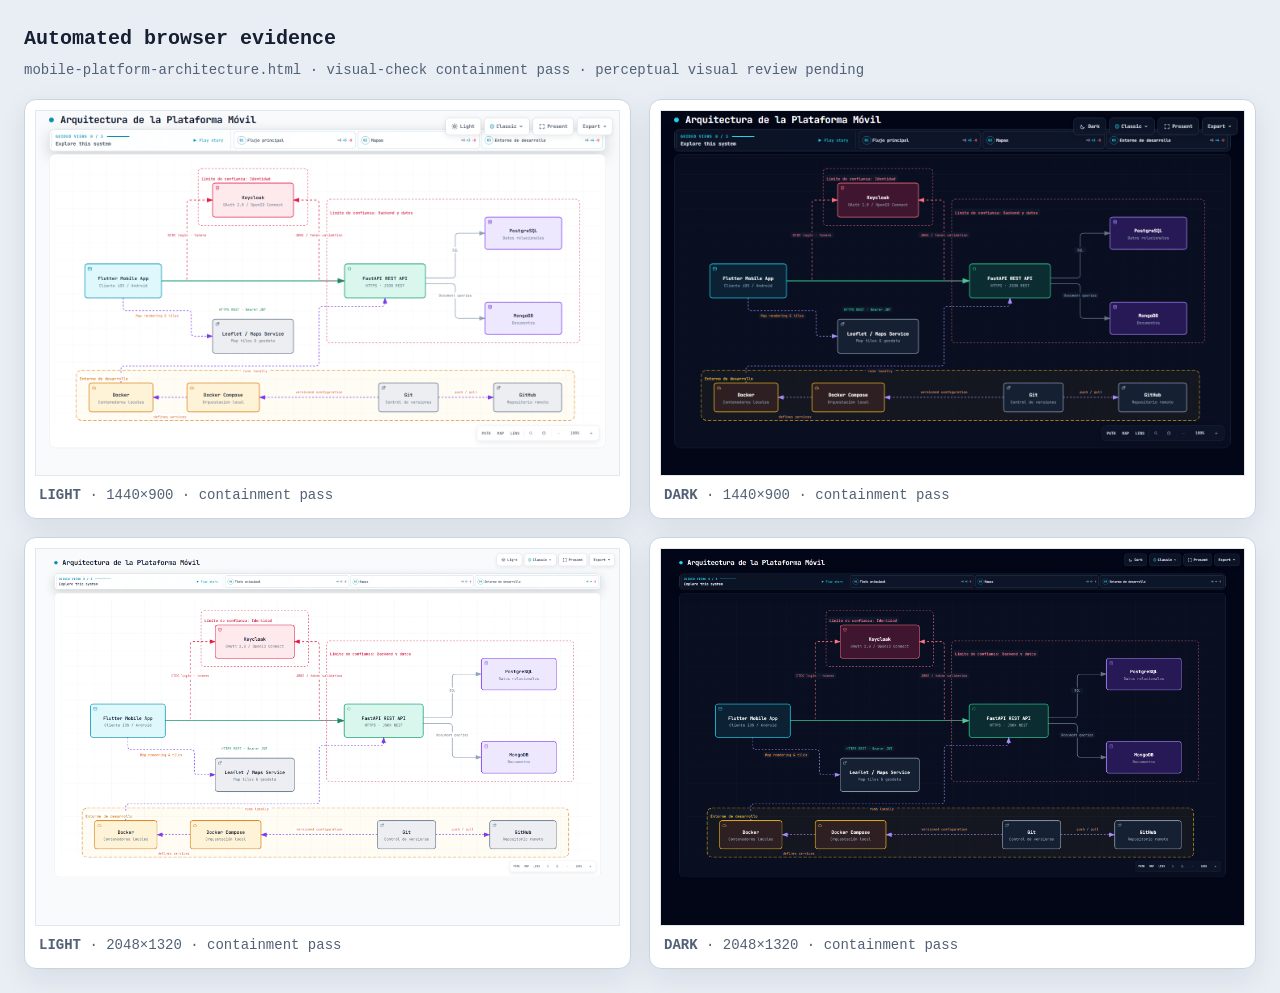
<file: mobile-platform-architecture.visual-check.html>
<!doctype html>
<html lang="en">
<head>
<meta charset="utf-8">
<meta name="viewport" content="width=device-width,initial-scale=1">
<title>Archify automated browser evidence · mobile-platform-architecture.html</title>
<style>
*{box-sizing:border-box}body{margin:0;padding:24px;background:#e9eef5;color:#172033;font:14px/1.5 ui-monospace,SFMono-Regular,Menlo,Consolas,monospace}header{max-width:1500px;margin:0 auto 18px}h1{margin:0 0 6px;font-size:20px}p{margin:0;color:#526176}.grid{max-width:1500px;margin:auto;display:grid;grid-template-columns:repeat(2,minmax(0,1fr));gap:18px}figure{margin:0;padding:10px;background:white;border:1px solid #c9d4e3;border-radius:12px;box-shadow:0 10px 30px rgba(15,23,42,.08)}img{display:block;width:100%;height:auto;border:1px solid #e2e8f0}figcaption{padding:9px 4px 2px;color:#526176}@media(max-width:900px){.grid{grid-template-columns:1fr}}
</style>
</head>
<body>
<header><h1>Automated browser evidence</h1><p>mobile-platform-architecture.html · visual-check containment pass · perceptual visual review pending</p></header>
<main class="grid">
      <figure>
        <img src="mobile-platform-architecture.visual-check.1440x900.light.png" alt="light 1440 by 900">
        <figcaption><strong>LIGHT</strong> · 1440×900 · containment pass</figcaption>
      </figure>
      <figure>
        <img src="mobile-platform-architecture.visual-check.1440x900.dark.png" alt="dark 1440 by 900">
        <figcaption><strong>DARK</strong> · 1440×900 · containment pass</figcaption>
      </figure>
      <figure>
        <img src="mobile-platform-architecture.visual-check.2048x1320.light.png" alt="light 2048 by 1320">
        <figcaption><strong>LIGHT</strong> · 2048×1320 · containment pass</figcaption>
      </figure>
      <figure>
        <img src="mobile-platform-architecture.visual-check.2048x1320.dark.png" alt="dark 2048 by 1320">
        <figcaption><strong>DARK</strong> · 2048×1320 · containment pass</figcaption>
      </figure>
</main>
</body>
</html>
</file>
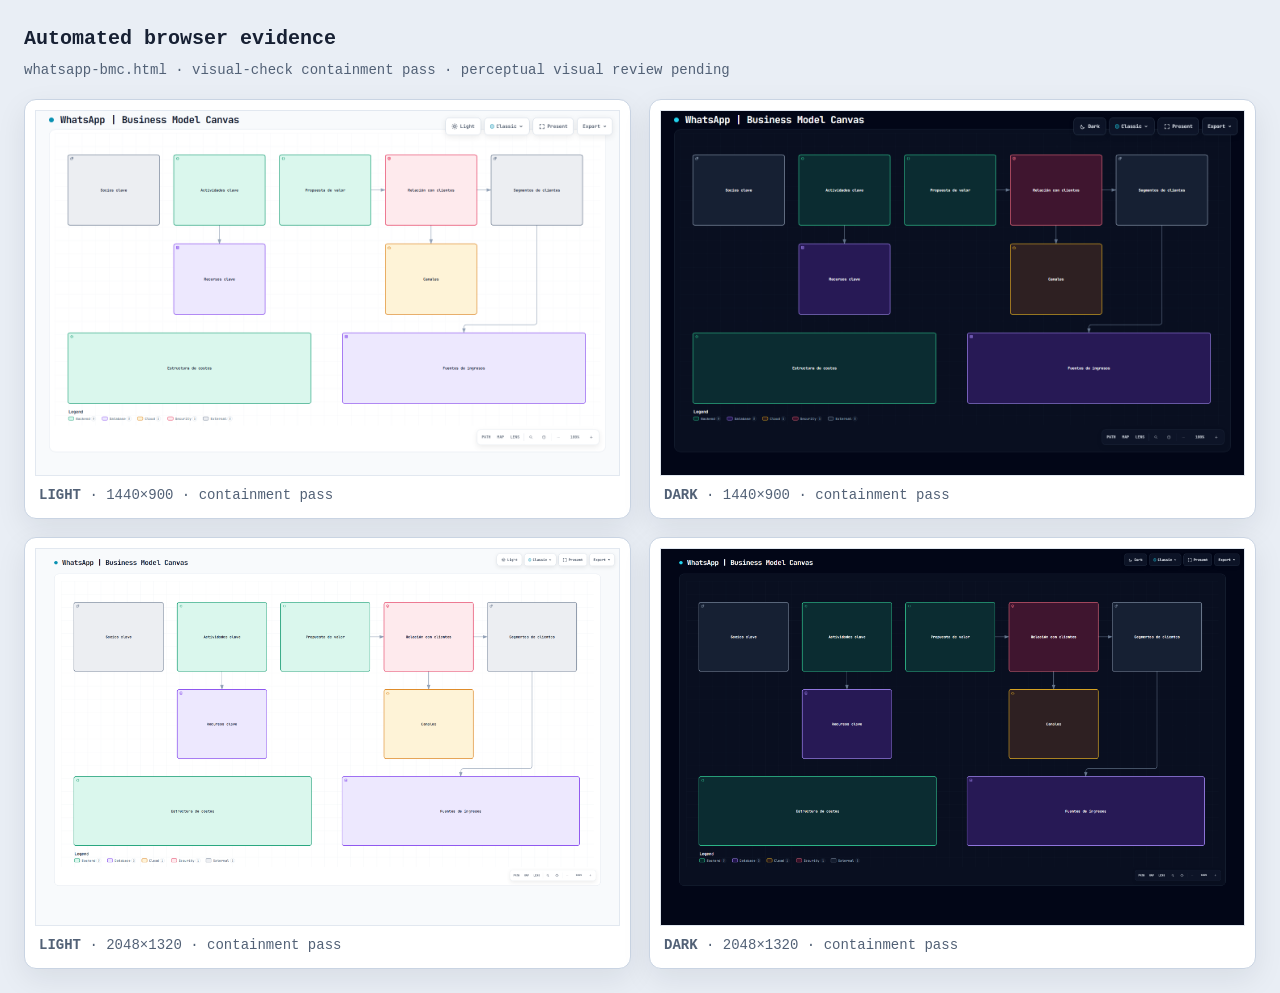
<file: Practica 03/whatsapp-bmc.visual-check.html>
<!doctype html>
<html lang="en">
<head>
<meta charset="utf-8">
<meta name="viewport" content="width=device-width,initial-scale=1">
<title>Archify automated browser evidence · whatsapp-bmc.html</title>
<style>
*{box-sizing:border-box}body{margin:0;padding:24px;background:#e9eef5;color:#172033;font:14px/1.5 ui-monospace,SFMono-Regular,Menlo,Consolas,monospace}header{max-width:1500px;margin:0 auto 18px}h1{margin:0 0 6px;font-size:20px}p{margin:0;color:#526176}.grid{max-width:1500px;margin:auto;display:grid;grid-template-columns:repeat(2,minmax(0,1fr));gap:18px}figure{margin:0;padding:10px;background:white;border:1px solid #c9d4e3;border-radius:12px;box-shadow:0 10px 30px rgba(15,23,42,.08)}img{display:block;width:100%;height:auto;border:1px solid #e2e8f0}figcaption{padding:9px 4px 2px;color:#526176}@media(max-width:900px){.grid{grid-template-columns:1fr}}
</style>
</head>
<body>
<header><h1>Automated browser evidence</h1><p>whatsapp-bmc.html · visual-check containment pass · perceptual visual review pending</p></header>
<main class="grid">
      <figure>
        <img src="whatsapp-bmc.visual-check.1440x900.light.png" alt="light 1440 by 900">
        <figcaption><strong>LIGHT</strong> · 1440×900 · containment pass</figcaption>
      </figure>
      <figure>
        <img src="whatsapp-bmc.visual-check.1440x900.dark.png" alt="dark 1440 by 900">
        <figcaption><strong>DARK</strong> · 1440×900 · containment pass</figcaption>
      </figure>
      <figure>
        <img src="whatsapp-bmc.visual-check.2048x1320.light.png" alt="light 2048 by 1320">
        <figcaption><strong>LIGHT</strong> · 2048×1320 · containment pass</figcaption>
      </figure>
      <figure>
        <img src="whatsapp-bmc.visual-check.2048x1320.dark.png" alt="dark 2048 by 1320">
        <figcaption><strong>DARK</strong> · 2048×1320 · containment pass</figcaption>
      </figure>
</main>
</body>
</html>
</file>
<file: Practica 03/styles.css>
﻿:root { color-scheme: light; --bg:#f2f5f9; --panel:#fff; --ink:#172334; --muted:#58677a; --line:#cbd5e1; --accent:#15803d; --soft:#eef8f1; }
:root[data-theme="dark"] { color-scheme:dark; --bg:#0b1220; --panel:#111c2d; --ink:#edf4fc; --muted:#a6b5c9; --line:#2b3b52; --accent:#4ade80; --soft:#142b27; }
* { box-sizing:border-box; }
body { margin:0; background:var(--bg); color:var(--ink); font:16px/1.5 system-ui,-apple-system,"Segoe UI",sans-serif; }
.topbar, main, footer { width:min(1440px, calc(100% - 40px)); margin-inline:auto; }
.topbar { display:flex; align-items:center; justify-content:space-between; gap:24px; padding:30px 0 18px; }
h1 { margin:0; font-size:clamp(1.6rem,3vw,2.5rem); letter-spacing:-.04em; }
h1 span { color:var(--muted); font-weight:500; }
.eyebrow { margin:0 0 5px; color:var(--accent); font-size:.72rem; font-weight:800; letter-spacing:.14em; }
.theme-toggle { border:1px solid var(--line); border-radius:999px; background:var(--panel); color:var(--ink); padding:10px 16px; font:inherit; cursor:pointer; }
.intro { color:var(--muted); max-width:900px; margin:8px 0 20px; }
.canvas { display:grid; grid-template-columns:repeat(5,minmax(0,1fr)); grid-template-rows:minmax(170px,auto) minmax(140px,auto) minmax(160px,auto); gap:12px; }
.block { position:relative; display:flex; flex-direction:column; align-items:flex-start; justify-content:space-between; min-height:148px; padding:18px; border:1px solid var(--line); border-top:4px solid var(--accent); border-radius:14px; background:var(--panel); color:var(--ink); text-align:left; font:inherit; cursor:pointer; transition:transform .16s ease,border-color .16s ease,box-shadow .16s ease; }
.block:hover,.block:focus-visible { transform:translateY(-2px); border-color:var(--accent); box-shadow:0 8px 24px #15803d18; outline:none; }
.block-kicker,.block-hint { color:var(--muted); font-size:.76rem; }
.block-title { margin-block:auto; font-size:1.05rem; line-height:1.25; font-weight:750; }
.partners { grid-column:1; grid-row:1; }
.activities { grid-column:2; grid-row:1; }
.resources { grid-column:2; grid-row:2; }
.value { grid-column:3; grid-row:1; }
.relationships { grid-column:4; grid-row:1; }
.channels { grid-column:4; grid-row:2; }
.segments { grid-column:5; grid-row:1; }
.costs { grid-column:1 / 4; grid-row:3; }
.revenue { grid-column:4 / 6; grid-row:3; }
.note { margin:18px 0 28px; padding:14px 16px; border-left:3px solid var(--accent); background:var(--soft); color:var(--muted); }
footer { padding:18px 0 30px; border-top:1px solid var(--line); color:var(--muted); font-size:.85rem; }
dialog { width:min(580px,calc(100% - 32px)); border:1px solid var(--line); border-radius:18px; padding:28px; background:var(--panel); color:var(--ink); box-shadow:0 24px 80px #0005; }
dialog::backdrop { background:#06101dcc; backdrop-filter:blur(3px); }
dialog h2 { margin:0 36px 18px 0; font-size:1.6rem; }
dialog ol { padding-left:1.4rem; }
dialog li { padding:0 0 12px 5px; }
.close { float:right; border:0; background:transparent; color:var(--muted); font-size:1.8rem; cursor:pointer; }
@media (max-width:900px) { .canvas { grid-template-columns:repeat(2,minmax(0,1fr)); grid-template-rows:none; } .block { grid-column:auto; grid-row:auto; } .costs,.revenue { grid-column:span 2; } }
@media (max-width:560px) { .topbar { align-items:flex-start; } .canvas { grid-template-columns:1fr; } .block,.costs,.revenue { grid-column:1; min-height:125px; } .theme-toggle { white-space:nowrap; } }
</file>
